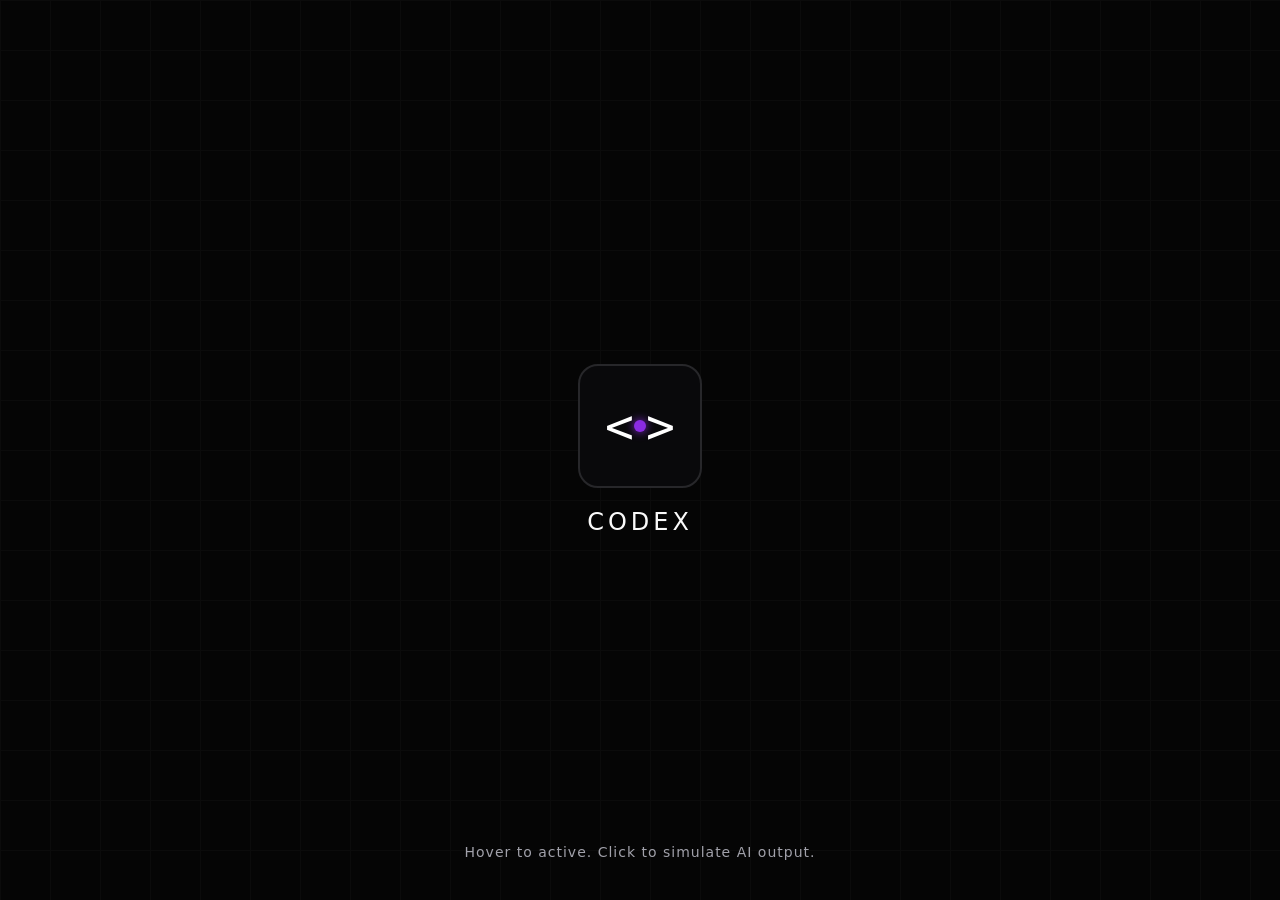
<file: docs/motion-logo-demo.html>
<!DOCTYPE html>
<html lang="zh-CN">
<head>
    <meta charset="UTF-8">
    <meta name="viewport" content="width=device-width, initial-scale=1.0">
    <title>Codex Motion Logo Demo</title>
    <style>
        body {
            background-color: #050505; /* 极深的背景色，体现暗黑模式 */
            color: #fafafa;
            display: flex;
            justify-content: center;
            align-items: center;
            height: 100vh;
            margin: 0;
            font-family: 'Inter', system-ui, -apple-system, sans-serif;
            overflow: hidden;
        }

        /* 界面网格装饰 */
        body::before {
            content: "";
            position: absolute;
            top: 0; left: 0; width: 100%; height: 100%;
            background-image: 
                linear-gradient(#111 1px, transparent 1px),
                linear-gradient(90deg, #111 1px, transparent 1px);
            background-size: 50px 50px;
            z-index: 0;
            opacity: 0.5;
        }

        .logo-container {
            position: relative;
            z-index: 10;
            display: flex;
            flex-direction: column;
            align-items: center;
            gap: 20px;
            cursor: pointer;
        }

        /* 核心图形容器 */
        .core-mark {
            position: relative;
            width: 120px;
            height: 120px;
            display: flex;
            justify-content: center;
            align-items: center;
            border-radius: 20px;
            /* 象征极简 */
            border: 2px solid #27272a;
            background: #09090b;
            transition: all 0.5s ease;
        }

        /* Hover 时的光效呼吸 */
        .logo-container:hover .core-mark {
            border-color: rgba(138, 43, 226, 0.5); /* 紫色隐现 */
            box-shadow: 0 0 30px rgba(138, 43, 226, 0.2), inset 0 0 15px rgba(138, 43, 226, 0.1);
        }

        /* 内部核心动态元素 (形似 < > 及里面的微火花) */
        .bracket {
            position: absolute;
            font-size: 48px;
            font-weight: 200;
            color: #fff;
            transition: all 0.4s cubic-bezier(0.175, 0.885, 0.32, 1.275);
            font-family: 'Fira Code', monospace;
        }
        
        .bracket.left { left: 25px; }
        .bracket.right { right: 25px; }

        .spark {
            width: 12px;
            height: 12px;
            background-color: #8A2BE2; /* 核心紫色 */
            border-radius: 50%;
            /* 紫色呼吸动画 */
            animation: pulse-spark 2s infinite ease-in-out;
            box-shadow: 0 0 10px #8A2BE2;
        }

        /* Hover 交互：括号张开，火花增强 */
        .logo-container:hover .bracket.left { transform: translateX(-8px); color: rgba(255,255,255,1); }
        .logo-container:hover .bracket.right { transform: translateX(8px); color: rgba(255,255,255,1); }
        
        .logo-container:hover .spark {
            background-color: #9D4EDD; /* 变色更亮 */
            border-radius: 2px; /* 形状形变为方块，象征计算或像素点 */
            transform: scale(1.5) rotate(45deg);
            box-shadow: 0 0 20px #9D4EDD, 0 0 40px #9D4EDD;
            animation: none; /* 变为常亮高光 */
            transition: all 0.4s ease;
        }

        .brand-text {
            font-size: 24px;
            font-weight: 400;
            letter-spacing: 4px;
            color: #fafafa;
            /* 次级呼吸 */
            transition: color 0.3s ease;
        }

        .logo-container:hover .brand-text {
            text-shadow: 0 0 15px rgba(255,255,255,0.3);
        }

        /* 火花待机呼吸动画 */
        @keyframes pulse-spark {
            0% { transform: scale(1); opacity: 0.8; box-shadow: 0 0 5px #8A2BE2; }
            50% { transform: scale(1.2); opacity: 1; box-shadow: 0 0 15px #8A2BE2; }
            100% { transform: scale(1); opacity: 0.8; box-shadow: 0 0 5px #8A2BE2; }
        }

        .hint {
            position: absolute;
            bottom: 40px;
            color: #A1A1AA;
            font-size: 14px;
            letter-spacing: 1px;
            font-weight: 300;
        }
    </style>
</head>
<body>
    <div class="logo-container" onclick="pulseAction()">
        <div class="core-mark" id="mark">
            <span class="bracket left">&lt;</span>
            <div class="spark" id="spark"></div>
            <span class="bracket right">&gt;</span>
        </div>
        <div class="brand-text">CODEX</div>
    </div>
    <div class="hint">Hover to active. Click to simulate AI output.</div>

    <script>
        function pulseAction() {
            const mark = document.getElementById('mark');
            const spark = document.getElementById('spark');

            // 模拟生成完成的一下剧烈震荡与变色
            mark.style.borderColor = '#8A2BE2';
            mark.style.boxShadow = '0 0 50px rgba(138, 43, 226, 0.6)';
            
            spark.style.transform = 'scale(2) rotate(90deg)';
            spark.style.backgroundColor = '#fff'; // 内核变白，外面紫光
            spark.style.boxShadow = '0 0 30px #8A2BE2, 0 0 60px #8A2BE2';

            setTimeout(() => {
                mark.style.borderColor = '';
                mark.style.boxShadow = '';
                spark.style.transform = '';
                spark.style.backgroundColor = '';
                spark.style.boxShadow = '';
            }, 600);
        }
    </script>
</body>
</html>
</file>
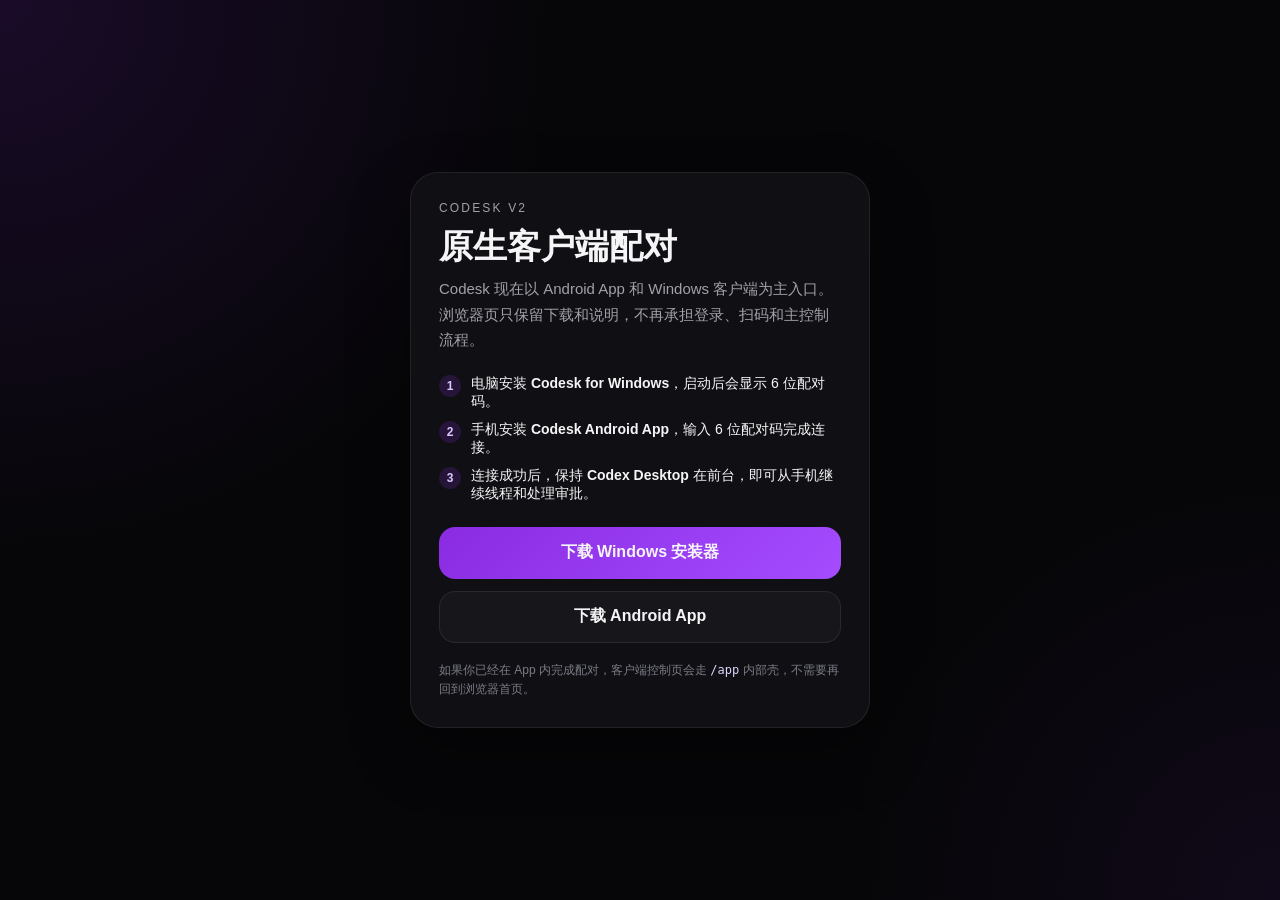
<file: cloud_gateway/static/landing.html>
<!doctype html>
<html lang="zh-CN">
  <head>
    <meta charset="utf-8">
    <meta name="viewport" content="width=device-width, initial-scale=1, viewport-fit=cover">
    <meta http-equiv="Cache-Control" content="no-cache, no-store, must-revalidate">
    <meta http-equiv="Pragma" content="no-cache">
    <meta http-equiv="Expires" content="0">
    <title>Codesk</title>
    <style>
      :root {
        color-scheme: dark;
        --bg: #060608;
        --panel: #101014;
        --line: rgba(255,255,255,0.08);
        --text: #f5f5f7;
        --muted: #a1a1aa;
        --accent: #8a2be2;
        --accent-soft: rgba(138,43,226,0.18);
      }
      * { box-sizing: border-box; }
      body {
        margin: 0;
        min-height: 100vh;
        display: flex;
        align-items: center;
        justify-content: center;
        padding: 24px;
        font-family: "Segoe UI", "PingFang SC", "Microsoft YaHei", sans-serif;
        color: var(--text);
        background:
          radial-gradient(circle at top left, rgba(138,43,226,0.15), transparent 36%),
          radial-gradient(circle at bottom right, rgba(138,43,226,0.08), transparent 28%),
          var(--bg);
      }
      .card {
        width: min(460px, 100%);
        background: var(--panel);
        border: 1px solid var(--line);
        border-radius: 28px;
        padding: 28px;
        box-shadow: 0 24px 60px rgba(0, 0, 0, 0.35);
      }
      .eyebrow {
        font-size: 12px;
        letter-spacing: 0.18em;
        text-transform: uppercase;
        color: var(--muted);
      }
      h1 {
        margin: 14px 0 12px;
        font-size: 34px;
        line-height: 1.05;
      }
      p {
        margin: 0;
        color: var(--muted);
        line-height: 1.7;
        font-size: 15px;
      }
      .steps {
        margin: 22px 0;
        padding: 0;
        list-style: none;
        display: grid;
        gap: 10px;
      }
      .steps li {
        display: flex;
        gap: 10px;
        align-items: flex-start;
        color: var(--text);
        font-size: 14px;
      }
      .steps b {
        display: inline-flex;
        width: 22px;
        height: 22px;
        border-radius: 999px;
        align-items: center;
        justify-content: center;
        background: var(--accent-soft);
        color: #d9c7ff;
        font-size: 12px;
        flex: 0 0 auto;
      }
      .actions {
        display: grid;
        gap: 12px;
        margin-top: 24px;
      }
      .actions a {
        display: inline-flex;
        align-items: center;
        justify-content: center;
        min-height: 52px;
        border-radius: 16px;
        text-decoration: none;
        color: var(--text);
        border: 1px solid var(--line);
        background: rgba(255,255,255,0.03);
        font-weight: 600;
      }
      .actions a.primary {
        border: 0;
        background: linear-gradient(135deg, #8a2be2, #a54cff);
      }
      .footnote {
        margin-top: 18px;
        font-size: 12px;
        color: #7b7b87;
        line-height: 1.6;
      }
      code {
        font-family: ui-monospace, "SFMono-Regular", Consolas, monospace;
        color: #ddd6fe;
      }
    </style>
  </head>
  <body>
    <main class="card">
      <div class="eyebrow">Codesk v2</div>
      <h1>原生客户端配对</h1>
      <p>Codesk 现在以 Android App 和 Windows 客户端为主入口。浏览器页只保留下载和说明，不再承担登录、扫码和主控制流程。</p>

      <ul class="steps">
        <li><b>1</b><span>电脑安装 <strong>Codesk for Windows</strong>，启动后会显示 6 位配对码。</span></li>
        <li><b>2</b><span>手机安装 <strong>Codesk Android App</strong>，输入 6 位配对码完成连接。</span></li>
        <li><b>3</b><span>连接成功后，保持 <strong>Codex Desktop</strong> 在前台，即可从手机继续线程和处理审批。</span></li>
      </ul>

      <div class="actions">
        <a class="primary" href="/api/downloads/windows-client/latest">下载 Windows 安装器</a>
        <a href="/api/downloads/android/latest">下载 Android App</a>
      </div>

      <div class="footnote">
        如果你已经在 App 内完成配对，客户端控制页会走 <code>/app</code> 内部壳，不需要再回到浏览器首页。
      </div>
    </main>
  </body>
</html>
</file>
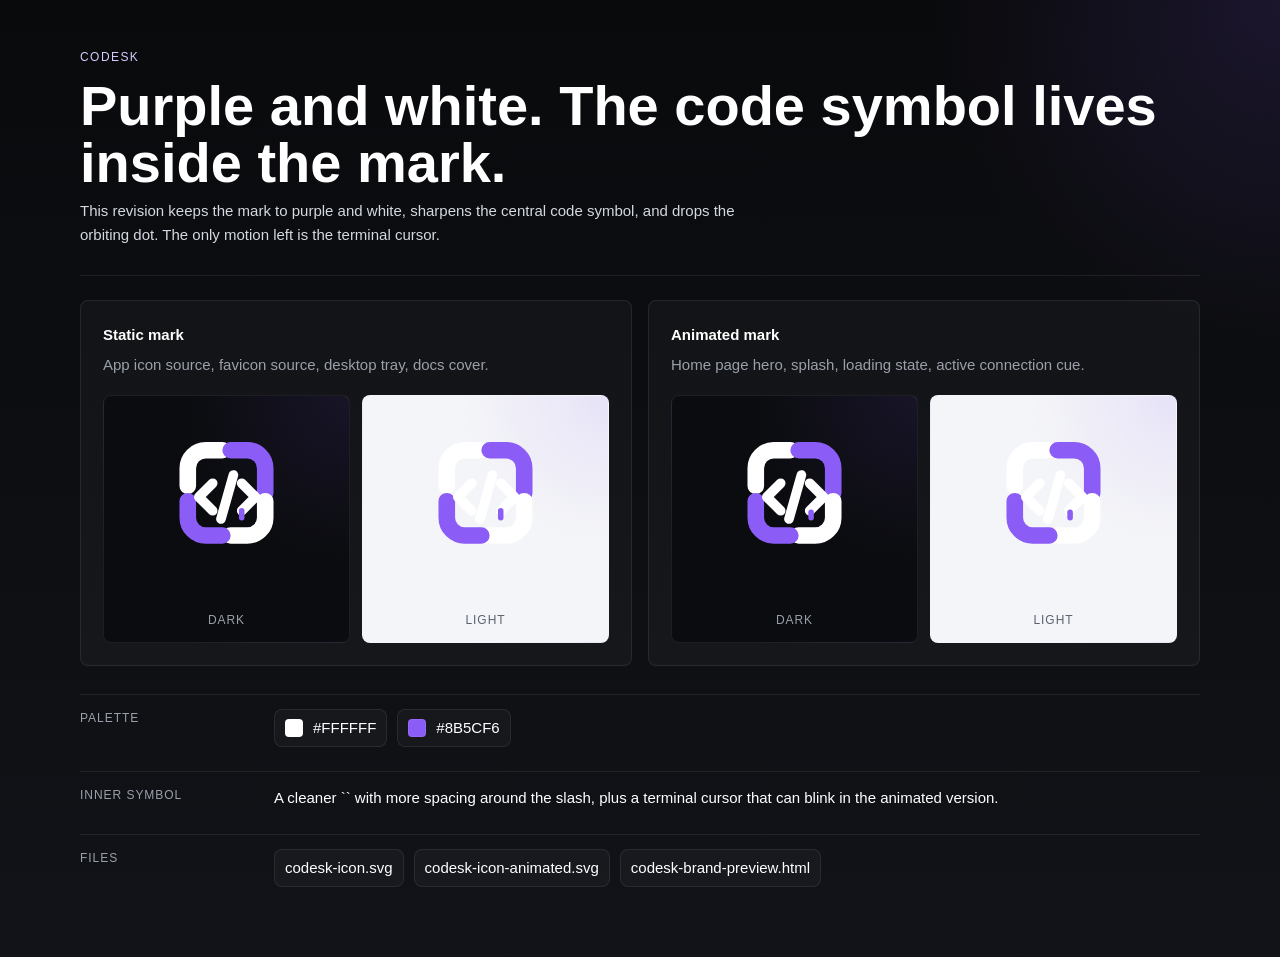
<file: docs/branding/codesk-brand-preview.html>
<!doctype html>
<html lang="en">
  <head>
    <meta charset="utf-8">
    <meta name="viewport" content="width=device-width, initial-scale=1">
    <title>codesk brand preview</title>
    <style>
      :root {
        color-scheme: dark;
        --ink: #ffffff;
        --bg: #090a0c;
        --bg-soft: #111318;
        --panel: rgba(255, 255, 255, 0.03);
        --line: rgba(255, 255, 255, 0.08);
        --muted: #9aa1ab;
        --accent: #8b5cf6;
      }

      * {
        box-sizing: border-box;
      }

      body {
        margin: 0;
        min-height: 100vh;
        background:
          radial-gradient(circle at top right, rgba(139, 92, 246, 0.14), transparent 22rem),
          linear-gradient(180deg, var(--bg) 0%, var(--bg-soft) 100%);
        color: var(--ink);
        font: 15px/1.6 "Segoe UI", "PingFang SC", "Microsoft YaHei", sans-serif;
      }

      main {
        width: min(1120px, calc(100% - 32px));
        margin: 0 auto;
        padding: 40px 0 56px;
      }

      .hero {
        padding: 8px 0 28px;
        border-bottom: 1px solid var(--line);
      }

      .eyebrow {
        color: #d7caff;
        font-size: 12px;
        letter-spacing: 0.12em;
        text-transform: uppercase;
      }

      h1 {
        margin: 10px 0 8px;
        font-size: clamp(32px, 6vw, 56px);
        line-height: 1.02;
        font-weight: 700;
      }

      .lede {
        max-width: 44rem;
        margin: 0;
        color: #d5d9e1;
      }

      .grid {
        display: grid;
        grid-template-columns: repeat(auto-fit, minmax(280px, 1fr));
        gap: 16px;
        margin-top: 24px;
      }

      .panel {
        padding: 22px;
        border: 1px solid var(--line);
        border-radius: 8px;
        background: var(--panel);
      }

      .panel h2 {
        margin: 0 0 6px;
        font-size: 15px;
      }

      .panel p {
        margin: 0;
        color: var(--muted);
      }

      .surface-grid {
        display: grid;
        grid-template-columns: 1fr 1fr;
        gap: 12px;
        margin-top: 18px;
      }

      .surface {
        display: grid;
        place-items: center;
        min-height: 248px;
        border: 1px solid var(--line);
        border-radius: 8px;
        overflow: hidden;
      }

      .surface.dark {
        background:
          radial-gradient(circle at top right, rgba(139, 92, 246, 0.1), transparent 10rem),
          #0b0c10;
      }

      .surface.light {
        background:
          radial-gradient(circle at top right, rgba(139, 92, 246, 0.12), transparent 9rem),
          #f4f5f8;
      }

      .surface img {
        width: min(180px, 72%);
        height: auto;
        display: block;
      }

      .specs {
        display: grid;
        gap: 10px;
        margin-top: 28px;
      }

      .spec-row {
        display: grid;
        grid-template-columns: minmax(140px, 180px) 1fr;
        gap: 14px;
        padding: 14px 0;
        border-top: 1px solid var(--line);
      }

      .label {
        color: var(--muted);
        text-transform: uppercase;
        letter-spacing: 0.08em;
        font-size: 12px;
      }

      .value {
        display: flex;
        flex-wrap: wrap;
        gap: 10px;
        align-items: center;
      }

      .chip {
        display: inline-flex;
        align-items: center;
        gap: 10px;
        min-height: 34px;
        padding: 6px 10px;
        border: 1px solid var(--line);
        border-radius: 8px;
        background: rgba(255, 255, 255, 0.03);
      }

      .swatch {
        width: 18px;
        height: 18px;
        border-radius: 4px;
        border: 1px solid rgba(255, 255, 255, 0.08);
      }

      .surface-note {
        color: var(--muted);
        font-size: 12px;
        text-transform: uppercase;
        letter-spacing: 0.08em;
      }

      @media (max-width: 720px) {
        main {
          width: min(100%, calc(100% - 24px));
          padding-top: 28px;
        }

        .surface-grid,
        .spec-row {
          grid-template-columns: 1fr;
        }

        .surface {
          min-height: 210px;
        }
      }
    </style>
  </head>
  <body>
    <main>
      <section class="hero">
        <div class="eyebrow">codesk</div>
        <h1>Purple and white. The code symbol lives inside the mark.</h1>
        <p class="lede">This revision keeps the mark to purple and white, sharpens the central code symbol, and drops the orbiting dot. The only motion left is the terminal cursor.</p>
      </section>

      <section class="grid">
        <article class="panel">
          <h2>Static mark</h2>
          <p>App icon source, favicon source, desktop tray, docs cover.</p>
          <div class="surface-grid">
            <div class="surface dark">
              <img src="./codesk-icon.svg" alt="codesk static icon on dark surface">
              <div class="surface-note">dark</div>
            </div>
            <div class="surface light">
              <img src="./codesk-icon.svg" alt="codesk static icon on light surface">
              <div class="surface-note" style="color:#5b6270;">light</div>
            </div>
          </div>
        </article>

        <article class="panel">
          <h2>Animated mark</h2>
          <p>Home page hero, splash, loading state, active connection cue.</p>
          <div class="surface-grid">
            <div class="surface dark">
              <img src="./codesk-icon-animated.svg" alt="codesk animated icon on dark surface">
              <div class="surface-note">dark</div>
            </div>
            <div class="surface light">
              <img src="./codesk-icon-animated.svg" alt="codesk animated icon on light surface">
              <div class="surface-note" style="color:#5b6270;">light</div>
            </div>
          </div>
        </article>
      </section>

      <section class="specs">
        <div class="spec-row">
          <div class="label">Palette</div>
          <div class="value">
            <span class="chip"><span class="swatch" style="background:#FFFFFF"></span>#FFFFFF</span>
            <span class="chip"><span class="swatch" style="background:#8B5CF6"></span>#8B5CF6</span>
          </div>
        </div>

        <div class="spec-row">
          <div class="label">Inner symbol</div>
          <div class="value">A cleaner `</>` with more spacing around the slash, plus a terminal cursor that can blink in the animated version.</div>
        </div>

        <div class="spec-row">
          <div class="label">Files</div>
          <div class="value">
            <span class="chip">codesk-icon.svg</span>
            <span class="chip">codesk-icon-animated.svg</span>
            <span class="chip">codesk-brand-preview.html</span>
          </div>
        </div>
      </section>
    </main>
  </body>
</html>
</file>
